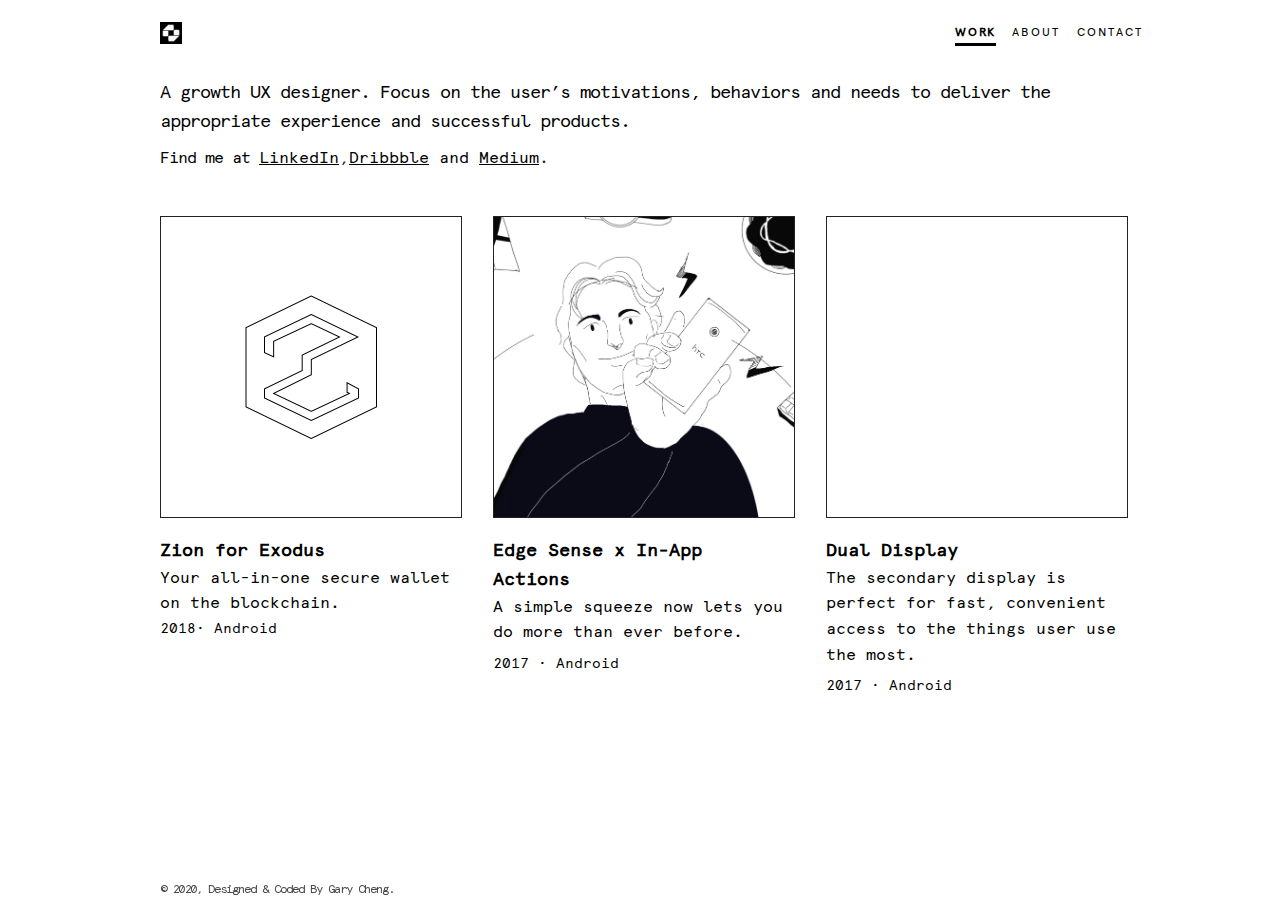
<file: index.html>
<!DOCTYPE html>
<html lang="en">
<head>

  <!-- Basic Page Needs
  –––––––––––––––––––––––––––––––––––––––––––––––––– -->
  <meta charset="utf-8">
  <title> Gary Cheng</title>
  <meta name="description" content="">
  <meta name="author" content="">

  <!-- Mobile Specific Metas
  –––––––––––––––––––––––––––––––––––––––––––––––––– -->
  <meta name="viewport" content="width=device-width, initial-scale=1.0, maximum-scale=1.0, user-scalable=0">

  <!-- FONT
  –––––––––––––––––––––––––––––––––––––––––––––––––– -->
  <link href="//fonts.googleapis.com/css?family=Raleway:400,300,600" rel="stylesheet" type="text/css">
  <link href="https://fonts.googleapis.com/css?family=Roboto:400,500,700" rel="stylesheet">
  <link href="https://fonts.googleapis.com/css?family=Roboto+Mono:400,500" rel="stylesheet">

  <!-- CSS
  –––––––––––––––––––––––––––––––––––––––––––––––––– -->
  <link rel="stylesheet" href="css/normalize.css">
  <link rel="stylesheet" href="css/skeleton.css">
  <!-- Favicon
  –––––––––––––––––––––––––––––––––––––––––––––––––– -->
  <link rel="icon" type="image/png" href="images/favicon_0.png">

  <!-- Scripts
  –––––––––––––––––––––––––––––––––––––––––––––––––– -->
  <!-- Global site tag (gtag.js) - Google Analytics -->
<script async src="https://www.googletagmanager.com/gtag/js?id=UA-128159371-1"></script>
<script>
  window.dataLayer = window.dataLayer || [];
  function gtag(){dataLayer.push(arguments);}
  gtag('js', new Date());

  gtag('config', 'UA-128159371-1');
</script>

</head>
<body>

  <!-- Menu
  –––––––––––––––––––––––––––––––––––––––––––––––––– -->
  
  
  

  <div class="container">
     <div class="row">
    
      <div id="topnav">
      <div class="twelve columns" style="margin-top:0em;margin-bottom:0.7em">

          <div style="float:right;"> <a style="font-size:12px;letter-spacing:2px;padding-bottom: 4px;" class="active navbar-item0" href="/index.html">WORK</a>
            <a style="font-size:12px;letter-spacing:2px;" class="navbar-item1" href="/info.html">ABOUT</a>
            <a style="font-size:12px;letter-spacing:2px;" class="navbar-item2" href="mailto:yra99ary@gmail.com">CONTACT</a>
        
        
            </div>
          <div> <a style="font-size:10px;letter-spacing:-1px;">  
              <img src="images/favicon_0.png" style="margin-right:1.2em" width="22" height="22" class="img-valign" alt="">
              
           </div>
        
          
      </div>
    </div>



  </div> 
  </div>

<div class="container">
     <div class="row">
        <div class="twelve columns" >

            <div class="pnav" style="margin-top:1.5em">
                <a style="font-family:apercumono;font-size:18px;letter-spacing:-1px"> A growth UX designer. Focus on the user’s motivations, behaviors and needs to deliver the appropriate experience and successful products.  </a> 
                </div>
               </div>
        </div>

</div>






<div class="container">
  <div class="row" >
    <div class="nine columns">
    <div class="pnav" style="margin-top:0.6em">
         <a style="font-size:16px;letter-spacing:-1px"> Find me at </a><a style="font-size:16px;" href="https://www.linkedin.com/in/yra99ary" target="_blank">LinkedIn</a>,<a style="font-size:16px;" href="https://dribbble.com/yra99ary" target="_blank">Dribbble</a> <a style="font-size:16px;">and </a> <a style="font-size:16px;" href="https://medium.com/@yra99ary " target="_blank">Medium</a>.
         </div>
    </div>
    <div class="three columns"></div>
  </div>
  </div>

  
  
  <div class="container">
      <div class="row" >
        <div class="four columns">
  
            <div style=" margin-top:3em;">
              <div class="item">
                <a href="/zion-wallet.html" ><img src="/images/zion-logo.png" alt="zion"></a>
              
              </div>
                    <p class="work-sc-font" style="margin-top:1em">Zion for Exodus</p>
            <a class="work-sc-font3">Your all-in-one secure wallet on the blockchain.</a><br>
            <a class="work-sc-font2" style="margin-top:0.5em"> 2018· Android</a>
          
          </div>
        </div>
  
        <div class="four columns">
        <div style=" margin-top:3em;">
              <div class="item">
                <a href="/edge-sense.html" ><img src="/images/edge-logo.png" alt="edge-sense"></a>
               
              </div>
            
            <p class="work-sc-font" style="margin-top:1em">Edge Sense x In-App Actions</p>
            <a class="work-sc-font3"> A simple squeeze now lets you do more than ever before.</a> 
            <p class="work-sc-font2" style="margin-top:0.5em"> 2017 · Android</p>
            
        </div>
        </div>
        <div class="four columns">
            <div style=" margin-top:3em;">
                <div class="item">
                  <a href="/wip.html" ><img src="/images/empty-logo.png" alt="zion"></a>
               
                </div>
            <p class="work-sc-font" style="margin-top:1em">Dual Display</p>
            <a class="work-sc-font3">  The secondary display is perfect for fast, convenient access to the things user use the most.</a> 
            <p class="work-sc-font2" style="margin-top:0.5em"> 2017 · Android</p>
        </div>
        </div>
      </div>
      </div><br><br>

 
      <div class="container">
        <div class="row">
          <footer class="footer">
        <div> 
          <a style="font-family:apercumono;font-size:12px;letter-spacing:-1px;">© 2020, Designed & Coded By Gary Cheng.</a> 
         
          </div>
      
         </footer>
  
        </div>
      </div>
  
   

<!-- Primary Page Layout
  –––––––––––––––––––––––––––––––––––––––––––––––––– -->

 
<!-- End Document
  –––––––––––––––––––––––––––––––––––––––––––––––––– -->
</body>
</html>
</file>
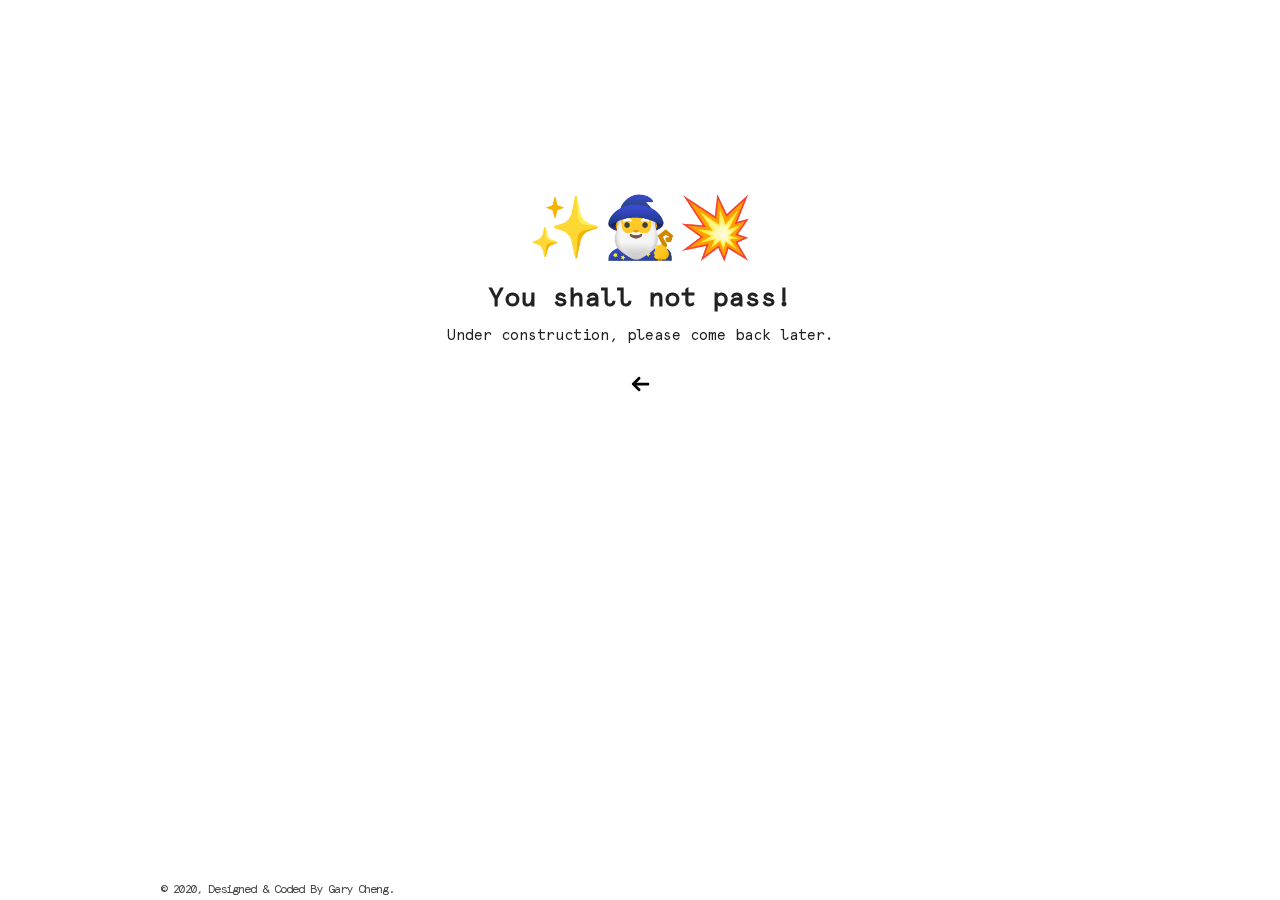
<file: wip.html>
<!DOCTYPE html>
<html lang="en">
<head>

  <!-- Basic Page Needs
  –––––––––––––––––––––––––––––––––––––––––––––––––– -->
  <meta charset="utf-8">
  <title> Gary Cheng</title>
  <meta name="description" content="">
  <meta name="author" content="">

  <!-- Mobile Specific Metas
  –––––––––––––––––––––––––––––––––––––––––––––––––– -->
  <meta name="viewport" content="width=device-width, initial-scale=1.0, maximum-scale=1.0, user-scalable=0">

  <!-- FONT
  –––––––––––––––––––––––––––––––––––––––––––––––––– -->
  <link href="//fonts.googleapis.com/css?family=Raleway:400,300,600" rel="stylesheet" type="text/css">
  <link href="https://fonts.googleapis.com/css?family=Roboto:400,500,700" rel="stylesheet">
  <link href="https://fonts.googleapis.com/css?family=Roboto+Mono:400,500" rel="stylesheet">

  <!-- CSS
  –––––––––––––––––––––––––––––––––––––––––––––––––– -->
  <link rel="stylesheet" href="css/normalize.css">
  <link rel="stylesheet" href="css/skeleton.css">
  <!-- Favicon
  –––––––––––––––––––––––––––––––––––––––––––––––––– -->
  <link rel="icon" type="image/png" href="images/favicon_0.png">

  <!-- Scripts
  –––––––––––––––––––––––––––––––––––––––––––––––––– -->
  <!-- Global site tag (gtag.js) - Google Analytics -->
<script async src="https://www.googletagmanager.com/gtag/js?id=UA-128159371-1"></script>
<script>
  window.dataLayer = window.dataLayer || [];
  function gtag(){dataLayer.push(arguments);}
  gtag('js', new Date());

  gtag('config', 'UA-128159371-1');
</script>

</head>
<body>

      
 
     
    <div class="container">
                <div class="row" style="position: relative">
                   <div class="cent" >

                        <div>
                                <a style="font-weight:bolder;font-size: 60px;"> ✨🧙‍♂️💥</a></br>
                                <label style="font-family:apercumono;font-weight:bolder;font-size: 26px;">You shall not pass!</label>
                                <div style="font-family:apercumono">Under construction, please come back later. </div><br>

                                <a href="/index.html">
                                  <img src="images/back.svg" width="24" height="24" class="img-valign" alt="">
                                  </a>
                  
                         </div>
       
                 </div>

    
                </div>
     </div>
                       

<script type="text/javascript">
    function checkPswd() {
        var confirmPassword = "garyzion";
        var password = document.getElementById("pswd").value;
        if (password == confirmPassword) {
             window.location="zion-wallet.html";
        }
        else{
            alert("Passwords do not match.");
        }
}

</script>

<div class="container">
  <div class="row">
    <footer class="footer">
  <div> 
    <a style="font-family:apercumono;font-size:12px;letter-spacing:-1px;">© 2020, Designed & Coded By Gary Cheng.</a> 
    </div>

   </footer>

  </div>
</div>

</body>
</html>
</file>
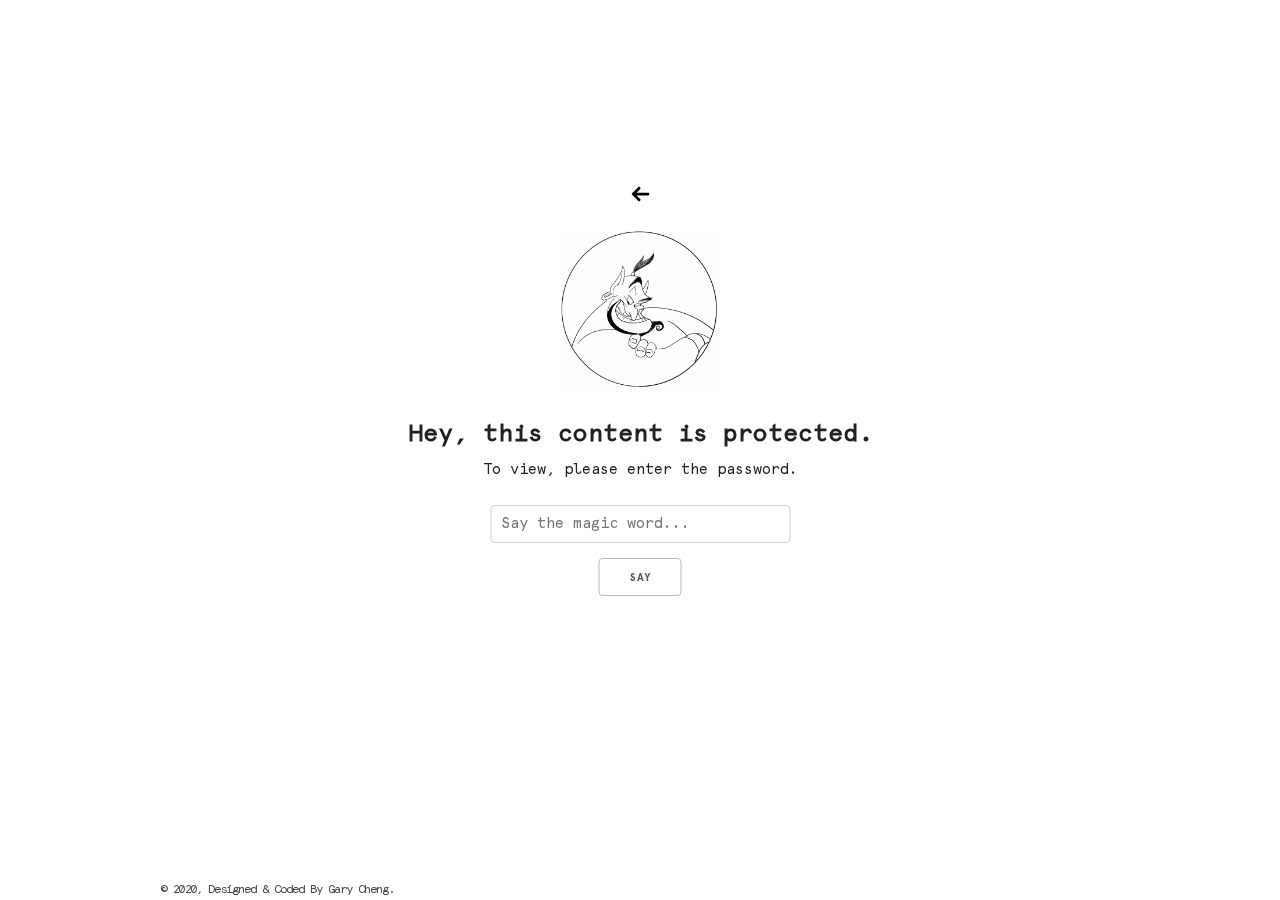
<file: xx.html>
<!DOCTYPE html>
<html lang="en">
<head>

  <!-- Basic Page Needs
  –––––––––––––––––––––––––––––––––––––––––––––––––– -->
  <meta charset="utf-8">
  <title> Gary Cheng</title>
  <meta name="description" content="">
  <meta name="author" content="">

  <!-- Mobile Specific Metas
  –––––––––––––––––––––––––––––––––––––––––––––––––– -->
  <meta name="viewport" content="width=device-width, initial-scale=1.0, maximum-scale=1.0, user-scalable=0">

  <!-- FONT
  –––––––––––––––––––––––––––––––––––––––––––––––––– -->
  <link href="//fonts.googleapis.com/css?family=Raleway:400,300,600" rel="stylesheet" type="text/css">
  <link href="https://fonts.googleapis.com/css?family=Roboto:400,500,700" rel="stylesheet">
  <link href="https://fonts.googleapis.com/css?family=Roboto+Mono:400,500" rel="stylesheet">

  <!-- CSS
  –––––––––––––––––––––––––––––––––––––––––––––––––– -->
  <link rel="stylesheet" href="css/normalize.css">
  <link rel="stylesheet" href="css/skeleton.css">
  <!-- Favicon
  –––––––––––––––––––––––––––––––––––––––––––––––––– -->
  <link rel="icon" type="image/png" href="images/favicon_0.png">

  <!-- Scripts
  –––––––––––––––––––––––––––––––––––––––––––––––––– -->
  <!-- Global site tag (gtag.js) - Google Analytics -->
<script async src="https://www.googletagmanager.com/gtag/js?id=UA-128159371-1"></script>
<script>
  window.dataLayer = window.dataLayer || [];
  function gtag(){dataLayer.push(arguments);}
  gtag('js', new Date());

  gtag('config', 'UA-128159371-1');
</script>

</head>
<body>

      
 
     
    <div class="container">
                <div class="row" style="position: relative">
                   <div class="cent" >

                        <div>    

                          <a href="/index.html">
                            <img src="images/back.svg" width="24" height="24" class="img-valign" alt="">
                            </a><br><br>
                 
                                <img src="images/Password.gif" width="160" height="160" class="img-valign" alt=""><br><br>
                                
                                <label style="font-family:apercumono;font-weight:bolder;font-size: 24px;">Hey, this content is protected. </label>
                                <div style="font-family:apercumono">To view, please enter the password. </div><br>
                                <input type="password"  placeholder="Say the magic word..." type="password" id="pswd" style="font-family:apercumono;width:300px;"><br>
                                <input style="font-family:apercubold;" type="button" value="Say" onclick="checkPswd();" /> <br>


                         </div>
       
                 </div>

    
                </div>
     </div>
                       

<script type="text/javascript">
    function checkPswd() {
        var confirmPassword = "garyzion";
        var password = document.getElementById("pswd").value;
        if (password == confirmPassword) {
             window.location="zion-wallet.html";
        }
        else{
            alert("Passwords do not match.");
        }
}

</script>

<div class="container">
  <div class="row">
    <footer class="footer">
  <div> 
    <a style="font-family:apercumono;font-size:12px;letter-spacing:-1px;">© 2020, Designed & Coded By Gary Cheng.</a> 
    </div>

   </footer>

  </div>
</div>

</body>
</html>
</file>
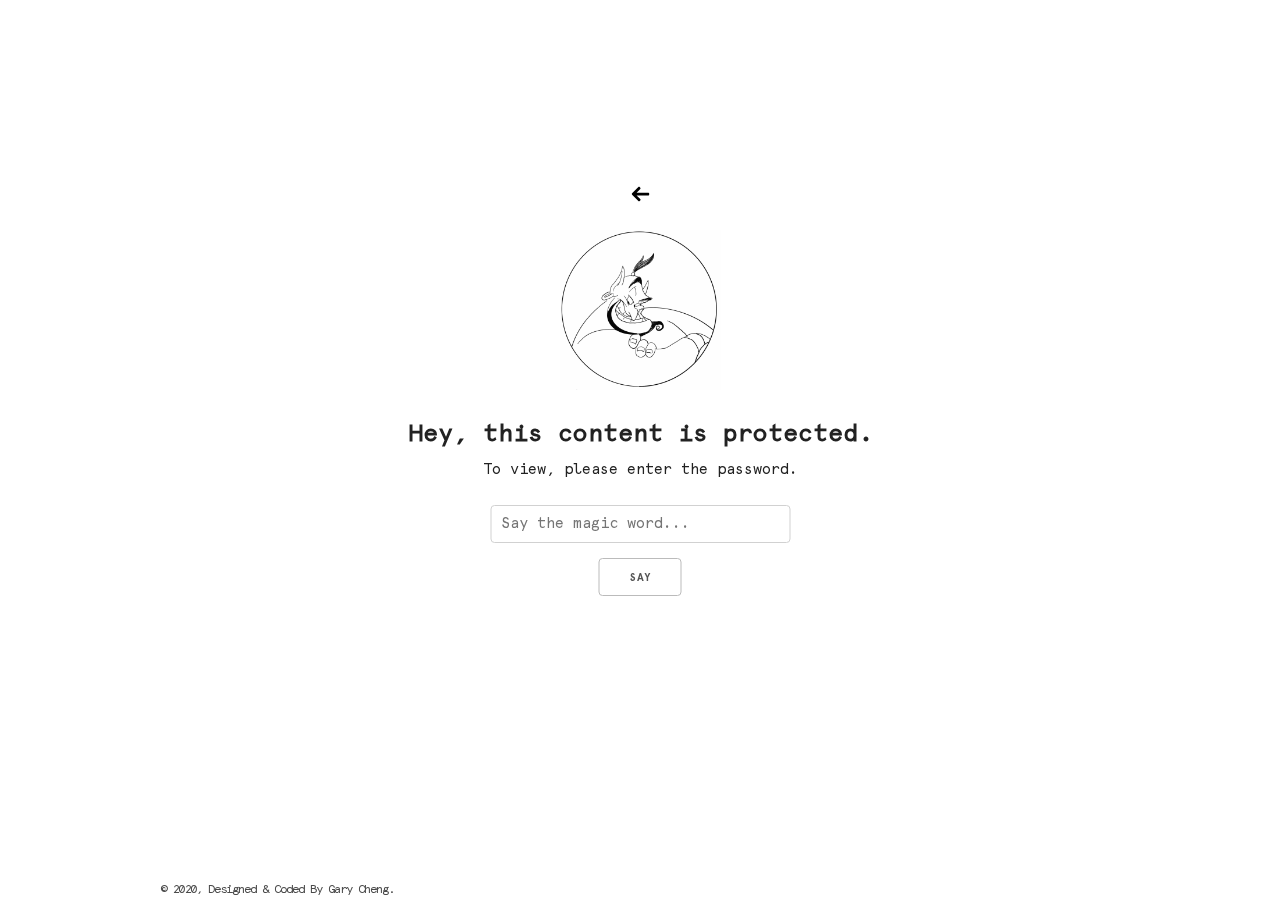
<file: xxx.html>
<!DOCTYPE html>
<html lang="en">
<head>

  <!-- Basic Page Needs
  –––––––––––––––––––––––––––––––––––––––––––––––––– -->
  <meta charset="utf-8">
  <title> Gary Cheng</title>
  <meta name="description" content="">
  <meta name="author" content="">

  <!-- Mobile Specific Metas
  –––––––––––––––––––––––––––––––––––––––––––––––––– -->
  <meta name="viewport" content="width=device-width, initial-scale=1.0, maximum-scale=1.0, user-scalable=0">

  <!-- FONT
  –––––––––––––––––––––––––––––––––––––––––––––––––– -->
  <link href="//fonts.googleapis.com/css?family=Raleway:400,300,600" rel="stylesheet" type="text/css">
  <link href="https://fonts.googleapis.com/css?family=Roboto:400,500,700" rel="stylesheet">
  <link href="https://fonts.googleapis.com/css?family=Roboto+Mono:400,500" rel="stylesheet">

  <!-- CSS
  –––––––––––––––––––––––––––––––––––––––––––––––––– -->
  <link rel="stylesheet" href="css/normalize.css">
  <link rel="stylesheet" href="css/skeleton.css">
  <!-- Favicon
  –––––––––––––––––––––––––––––––––––––––––––––––––– -->
  <link rel="icon" type="image/png" href="images/favicon_0.png">

  <!-- Scripts
  –––––––––––––––––––––––––––––––––––––––––––––––––– -->
  <!-- Global site tag (gtag.js) - Google Analytics -->
<script async src="https://www.googletagmanager.com/gtag/js?id=UA-128159371-1"></script>
<script>
  window.dataLayer = window.dataLayer || [];
  function gtag(){dataLayer.push(arguments);}
  gtag('js', new Date());

  gtag('config', 'UA-128159371-1');
</script>

</head>
<body>

      
 
     
    <div class="container">
                <div class="row" style="position: relative">
                   <div class="cent" >

                        <div>    

                          <a href="/index.html">
                            <img src="images/back.svg" width="24" height="24" class="img-valign" alt="">
                            </a><br><br>
                 
                                <img src="images/Password.gif" width="160" height="160" class="img-valign" alt=""><br><br>
                                
                                <label style="font-family:apercumono;font-weight:bolder;font-size: 24px;">Hey, this content is protected. </label>
                                <div style="font-family:apercumono">To view, please enter the password. </div><br>
                                <input type="password"  placeholder="Say the magic word..." type="password" id="pswd" style="font-family:apercumono;width:300px;"><br>
                                <input style="font-family:apercubold;" type="button" value="Say" onclick="checkPswd();" /> <br>


                         </div>
       
                 </div>

    
                </div>
     </div>
                       

<script type="text/javascript">
    function checkPswd() {
        var confirmPassword = "garyedge";
        var password = document.getElementById("pswd").value;
        if (password == confirmPassword) {
             window.location="edge-sense.html";
        }
        else{
            alert("Passwords do not match.");
        }
}

</script>

<div class="container">
  <div class="row">
    <footer class="footer">
  <div> 
    <a style="font-family:apercumono;font-size:12px;letter-spacing:-1px;">© 2020, Designed & Coded By Gary Cheng.</a> 
    </div>

   </footer>

  </div>
</div>

</body>
</html>
</file>
<file: css/skeleton.css>
/*
* Skeleton V2.0.4
* Copyright 2014, Dave Gamache
* www.getskeleton.com
* Free to use under the MIT license.
* http://www.opensource.org/licenses/mit-license.php
* 12/29/2014
*/


/* Table of contents
––––––––––––––––––––––––––––––––––––––––––––––––––
- Grid
- Base Styles
- Typography
- Links
- Buttons
- Forms
- Lists
- Code
- Tables
- Spacing
- Utilities
- Clearing
- Media Queries
*/


/* Grid
–––––––––––––––––––––––––––––––––––––––––––––––––– */
.container {
  position: relative;
  width: 100%;
  max-width: 960px;
  margin: 0 auto;
  padding: 0 20px;
  box-sizing: border-box; }
.column,
.columns {
  width: 100%;
  float: left;
  box-sizing: border-box; }

/* For devices larger than 400px */
@media (min-width: 400px) {
  .container {
    width: 85%;
    padding: 0; }
}



/* For devices larger than 550px */
@media (min-width: 550px) {
  .container {
    width: 80%; }
  .column,
  .columns {
    margin-left: 4%; }
  .column:first-child,
  .columns:first-child {
    margin-left: 0; }

  .one.column,
  .one.columns                    { width: 4.66666666667%; }
  .two.columns                    { width: 13.3333333333%; }
  .three.columns                  { width: 22%;            }
  .four.columns                   { width: 30.6666666667%; }
  .five.columns                   { width: 39.3333333333%; }
  .six.columns                    { width: 48%;            }
  .seven.columns                  { width: 56.6666666667%; }
  .eight.columns                  { width: 65.3333333333%; }
  .nine.columns                   { width: 74.0%;          }
  .ten.columns                    { width: 82.6666666667%; }
  .eleven.columns                 { width: 91.3333333333%; }
  .twelve.columns                 { width: 100%; margin-left: 0; }

  .one-third.column               { width: 30.6666666667%; }
  .two-thirds.column              { width: 65.3333333333%; }

  .one-half.column                { width: 48%; }

  /* Offsets */
  .offset-by-one.column,
  .offset-by-one.columns          { margin-left: 8.66666666667%; }
  .offset-by-two.column,
  .offset-by-two.columns          { margin-left: 17.3333333333%; }
  .offset-by-three.column,
  .offset-by-three.columns        { margin-left: 26%;            }
  .offset-by-four.column,
  .offset-by-four.columns         { margin-left: 34.6666666667%; }
  .offset-by-five.column,
  .offset-by-five.columns         { margin-left: 43.3333333333%; }
  .offset-by-six.column,
  .offset-by-six.columns          { margin-left: 52%;            }
  .offset-by-seven.column,
  .offset-by-seven.columns        { margin-left: 60.6666666667%; }
  .offset-by-eight.column,
  .offset-by-eight.columns        { margin-left: 69.3333333333%; }
  .offset-by-nine.column,
  .offset-by-nine.columns         { margin-left: 78.0%;          }
  .offset-by-ten.column,
  .offset-by-ten.columns          { margin-left: 86.6666666667%; }
  .offset-by-eleven.column,
  .offset-by-eleven.columns       { margin-left: 95.3333333333%; }

  .offset-by-one-third.column,
  .offset-by-one-third.columns    { margin-left: 34.6666666667%; }
  .offset-by-two-thirds.column,
  .offset-by-two-thirds.columns   { margin-left: 69.3333333333%; }

  .offset-by-one-half.column,
  .offset-by-one-half.columns     { margin-left: 52%; }

}


/* Base Styles
–––––––––––––––––––––––––––––––––––––––––––––––––– */
/* NOTE
html is set to 62.5% so that all the REM measurements throughout Skeleton
are based on 10px sizing. So basically 1.5rem = 15px :) */
html {
  font-size: 62.5%; 
  overflow-y: scroll;}
body {
  font-size: 1.5em; /* currently ems cause chrome bug misinterpreting rems on body element */
  line-height: 1.6;
  font-weight: 400;
  font-family: 'Apercu Mono', Consolas;
  color: #222; }



/* Typography
–––––––––––––––––––––––––––––––––––––––––––––––––– */
h1, h2, h3, h4, h5, h6 {
  margin-top: 0;
  margin-bottom: 2rem;
  font-weight: 300; }
h1 { font-size: 4.0rem; line-height: 1.2;  letter-spacing: -.1rem;}
h2 { font-size: 3.6rem; line-height: 1.25; letter-spacing: -.1rem; }
h3 { font-size: 3.0rem; line-height: 1.3;  letter-spacing: -.1rem; }
h4 { font-size: 2.4rem; line-height: 1.35; letter-spacing: -.08rem; }
h5 { font-size: 1.8rem; line-height: 1.5;  letter-spacing: -.05rem; }
h6 { font-size: 1.5rem; line-height: 1.6;  letter-spacing: 0; }

/* Larger than phablet */
@media (min-width: 550px) {
  h1 { font-size: 5.0rem; }
  h2 { font-size: 4.2rem; }
  h3 { font-size: 3.6rem; }
  h4 { font-size: 3.0rem; }
  h5 { font-size: 2.4rem; }
  h6 { font-size: 1.5rem; }
}

p {
  margin-top: 0; }

  p1 {
    height: 0px; }


/* Links
–––––––––––––––––––––––––––––––––––––––––––––––––– */
a {
 
  color: #4A4A4A; }
a:hover {
  color: #4A4A4A; }


/* Buttons
–––––––––––––––––––––––––––––––––––––––––––––––––– */
.button,
button,
input[type="submit"],
input[type="reset"],
input[type="button"] {
  display: inline-block;
  height: 38px;
  padding: 0 30px;
  color: #555;
  text-align: center;
  font-size: 11px;
  font-weight: 600;
  line-height: 38px;
  letter-spacing: .1rem;
  text-transform: uppercase;
  text-decoration: none;
  white-space: nowrap;
  background-color: transparent;
  border-radius: 4px;
  border: 1px solid #bbb;
  cursor: pointer;
  box-sizing: border-box; }
.button:hover,
button:hover,
input[type="submit"]:hover,
input[type="reset"]:hover,
input[type="button"]:hover,
.button:focus,
button:focus,
input[type="submit"]:focus,
input[type="reset"]:focus,
input[type="button"]:focus {
  color: #333;
  border-color: #888;
  outline: 0; }
.button.button-primary,
button.button-primary,
input[type="submit"].button-primary,
input[type="reset"].button-primary,
input[type="button"].button-primary {
  color: #FFF;
  background-color: #33C3F0;
  border-color: #33C3F0; }
.button.button-primary:hover,
button.button-primary:hover,
input[type="submit"].button-primary:hover,
input[type="reset"].button-primary:hover,
input[type="button"].button-primary:hover,
.button.button-primary:focus,
button.button-primary:focus,
input[type="submit"].button-primary:focus,
input[type="reset"].button-primary:focus,
input[type="button"].button-primary:focus {
  color: #FFF;
  background-color: #1EAEDB;
  border-color: #1EAEDB; }


/* Forms
–––––––––––––––––––––––––––––––––––––––––––––––––– */
input[type="email"],
input[type="number"],
input[type="search"],
input[type="text"],
input[type="tel"],
input[type="url"],
input[type="password"],
textarea,
select {
  height: 38px;
  padding: 6px 10px; /* The 6px vertically centers text on FF, ignored by Webkit */
  background-color: #fff;
  border: 1px solid #D1D1D1;
  border-radius: 4px;
  box-shadow: none;
  box-sizing: border-box; }
/* Removes awkward default styles on some inputs for iOS */
input[type="email"],
input[type="number"],
input[type="search"],
input[type="text"],
input[type="tel"],
input[type="url"],
input[type="password"],
textarea {
  -webkit-appearance: none;
     -moz-appearance: none;
          appearance: none; }
textarea {
  min-height: 65px;
  padding-top: 6px;
  padding-bottom: 6px; }
input[type="email"]:focus,
input[type="number"]:focus,
input[type="search"]:focus,
input[type="text"]:focus,
input[type="tel"]:focus,
input[type="url"]:focus,
input[type="password"]:focus,
textarea:focus,
select:focus {
  border: 1px solid #555;
  outline: 0; }
label,
legend {
  display: block;
  margin-bottom: .5rem;
  font-weight: 600; }
fieldset {
  padding: 0;
  border-width: 0; }
input[type="checkbox"],
input[type="radio"] {
  display: inline; }
label > .label-body {
  display: inline-block;
  margin-left: .5rem;
  font-weight: normal; }


/* Lists
–––––––––––––––––––––––––––––––––––––––––––––––––– */
ul {
  list-style: circle inside; }
ol {
  list-style: decimal inside; }
ol, ul {
  padding-left: 0;
  margin-top: 0; }
ul ul,
ul ol,
ol ol,
ol ul {
  margin: 1.5rem 0 1.5rem 3rem;
  font-size: 90%; }
li {
  margin-bottom: 1rem; }


/* Code
–––––––––––––––––––––––––––––––––––––––––––––––––– */
code {
  padding: .2rem .5rem;
  margin: 0 .2rem;
  font-size: 90%;
  white-space: nowrap;
  background: #F1F1F1;
  border: 1px solid #E1E1E1;
  border-radius: 4px; }
pre > code {
  display: block;
  padding: 1rem 1.5rem;
  white-space: pre; }


/* Tables
–––––––––––––––––––––––––––––––––––––––––––––––––– */
th,
td {
  padding: 12px 15px;
  text-align: left;
  border-bottom: 1px solid #E1E1E1; }
th:first-child,
td:first-child {
  padding-left: 0; }
th:last-child,
td:last-child {
  padding-right: 0; }


/* Spacing
–––––––––––––––––––––––––––––––––––––––––––––––––– */
button,
.button {
  margin-bottom: 1rem; }
input,
textarea,
select,
fieldset {
  margin-bottom: 1.5rem; }
pre,
blockquote,
dl,
figure,
table,
p,
ul,
ol,
form {
  margin-bottom: 2.5rem; }


/* Utilities
–––––––––––––––––––––––––––––––––––––––––––––––––– */
.u-full-width {
  width: 100%;
  box-sizing: border-box; }
.u-max-full-width {
  max-width: 100%;
  box-sizing: border-box; }
.u-pull-right {
  float: right; }
.u-pull-left {
  float: left; }

  .u-half-width {
    width: 50%;
    box-sizing: border-box; }


/* Misc
–––––––––––––––––––––––––––––––––––––––––––––––––– */
hr {
  margin-top: 3rem;
  margin-bottom: 3.5rem;
  border-width: 0;
  border-top: 1px solid #E1E1E1; }


/* Clearing
–––––––––––––––––––––––––––––––––––––––––––––––––– */

/* Self Clearing Goodness */
.container:after,
.row:after,
.u-cf {
  content: "";
  display: table;
  clear: both; }


/* Media Queries
–––––––––––––––––––––––––––––––––––––––––––––––––– */
/*
Note: The best way to structure the use of media queries is to create the queries
near the relevant code. For example, if you wanted to change the styles for buttons
on small devices, paste the mobile query code up in the buttons section and style it
there.
*/


/* Larger than mobile */
@media (min-width: 400px) {}

/* Larger than phablet (also point when grid becomes active) */
@media (min-width: 550px) {}

/* Larger than tablet */
@media (min-width: 750px) {}

/* Larger than desktop */
@media (min-width: 1000px) {}

/* Larger than Desktop HD */
@media (min-width: 1200px) {}


@font-face {
  font-family: 'apercumono';
  src: url('../fonts/ApercuPro-Mono.woff') format("woff");
  src: url('../fonts/ApercuPro-Mono.woff') format("woff2");
 
}


@font-face {
  font-family: 'apercureg';
  src: url('../fonts/ApercuPro.woff') format("woff");
  src: url('../fonts/ApercuPro.woff2') format("woff2");
  
}

@font-face {
  font-family: 'apercubold';
  src: url('../fonts/ApercuPro-Bold.woff') format("woff");
  src: url('../fonts/ApercuPro-Bold.woff2') format("woff2");
 
 
}



/* Navigation
–––––––––––––––––––––––––––––––––––––––––––––––––– */

/* Add a black background color to the top navigation */
#topnav {
  background-color: #ffffff;
  font-family: 'apercureg';
  font-size: 14px;
  margin-top:20px;
  margin-bottom:20px;
}




/* Style the links inside the navigation bar */
#topnav a {
  color: #000000;
  /*display: block;*/
  text-decoration: none;
 

}

/* Change the color of links on hover */
#topnav a:hover {
  background-color:#ffffff;
  color: #4A4A4A;
}

/* Add a color to the active/current link */
#topnav a.active {
  background-color: #ffffff;
  font-weight:bolder;
  color: #000000;
  border-bottom: 3px solid black;
}

.pnav {
  background-color: #ffffff;
  font-family: 'apercumono';
  font-size: 16px;

}

/* Style the links inside the navigation bar */
.pnav a {
  
  color: #000000;

}

/* Change the color of links on hover */
.pnav a:hover {
  background-color:#ffffff;
  color: #4A4A4A;
}

/* Add a color to the active/current link */
.pnav a.active {
  background-color: #ffffff;
  font-weight:bolder;
  color: #000000;
  
}


.navbar-item0{
  position: relative;

}

.navbar-item1{
  position: relative;
  left:1em;
}

.navbar-item2{
  position: relative;
  left:2em;
}

.img-valign {
  vertical-align: middle;

  
}

.img-valign2 {
  vertical-align: middle;
    margin-bottom: 0.1em;
   
}

.img-valign3 {
  vertical-align: middle;
    margin-bottom: 8px;
   
}




.work-pre{
  margin-top:2em;
  
}

.work-pre a:hover {
  background-color:#ffffff;
  color: #4A4A4A;
}



.work-sc-bg {
  border-radius: 6px;
  display: block;
  position: relative;
  overflow: hidden;
  height: 300px;
  width: 300px;
  box-shadow: 0 3px 3px -2px rgba(0,0,0,.1), 0 3px 4px 0 rgba(0,0,0,.14), 0 1px 1px 0 rgba(0,0,0,.02);
  transition: box-shadow .25s ease-in;
   -moz-transition: box-shadow .25s ease-in;
   -webkit-transition: box-shadow .25s ease-in;
  }

  .work-pre:hover .work-sc-bg{
    box-shadow: 0 6px 6px -2px rgba(0,0,0,.3), 0 6px 8px 0 rgba(0,0,0,.14), 0 2px 16px 0 rgba(0,0,0,.22);
    }

  .work-sc {
    width: 100%;
    height: 100%; 
  }

  

  .work-sc-font{
    margin-top:10px;
    color: black;
    font-size: 18px;
    font-weight:bolder;
    text-decoration: none;
    font-family: 'apercumono', Consolas;
    margin-bottom: 0rem;
    margin-bottom: 0rem;
  }

  .work-sc-font2{
    color: #000;
    font-size: 14px;
    font-weight:300;
    text-decoration: none;
    font-family: 'apercumono', Consolas;
  }

  .work-sc-font3{
    color: black;
    font-size: 16px;
    font-weight:300;
    text-decoration: none;
    font-family: 'apercumono', Consolas;
  }

  .responsive {
    width: 92%;
    max-width: 500px;
   
  
    -webkit-user-select: none;
    -khtml-user-select: none;
    -moz-user-select: none;
    -o-user-select: none;
    user-select: none;
}

.responsive-b {
  width: 90%;
  max-width: 1000px;
  margin-top:0.3em;
  margin-left:2.7em; 
  -webkit-user-select: none;
  -khtml-user-select: none;
  -moz-user-select: none;
  -o-user-select: none;
  user-select: none;
}

.responsive-c {
  width: 100%;
  max-width: 1000px;
  margin-top:0.3em;
  -webkit-user-select: none;
  -khtml-user-select: none;
  -moz-user-select: none;
  -o-user-select: none;
  user-select: none;
}


.responsive-d {
  width: 100%;
  max-width: 1000px;
  margin-top:0.3em;
  margin-left:2.7em; 
  -webkit-user-select: none;
  -khtml-user-select: none;
  -moz-user-select: none;
  -o-user-select: none;
  user-select: none;
}


.imgl{
  float: left;
  margin-right:1rem;
}




.pnavt {
  background-color: #ffffff;
  font-family: 'Consolas', monospace;
  font-size: 14px;
  background-image: url(/images/yb.png);
  background-size:auto 120%;
  background-repeat: no-repeat;
  background-color: #ffffff;

}

/* Style the links inside the navigation bar */
.pnavt a {
  color: #000000;

}

/* Change the color of links on hover */
.pnavt a:hover {
  background-color:#ffffff;
  color: #4A4A4A;
}

/* Add a color to the active/current link */
.pnavt a.active {
  background-color: #ffffff;
  font-weight:bolder;
  color: #000000;
  
}



.checked {
  color: orange;
}


.foo {
  float: left;
  width: 40px;
  height: 5px;
  margin: 5px;
  border: 1px solid  solid rgba(0, 0, 0, .2);
}

.red {
  background: #2BCA6F;
}

.blue {
  background: #EFA66C;
}

.checkon {
  color: #2BCA6F;
}

.checkoff {
  color: #BFBFBF;
}


.list-item {
  border: 1px solid #EBEBEB;
  
  display: block;
  overflow: hidden;
  padding-top: 8px;
  padding-bottom: 8px;
  border-radius: 36px;


}

.list-item-img {
 
  float: left;
  width:48px;
  height:48px;
  border: 1px solid #2BCA6F;
  border-radius: 48px;
  background-color:#2BCA6F;

  margin-left:8px;
  margin-top:6px;
 

  
  
}

.list-item-img img {
  display: block;  
  margin:12px;
  width:24px;
  height:24px;   
}

.text {
font-size:12px;
border: 1px solid #CBCBCB;
display: inline-block;
margin-left: 10px; 
padding:4px;
border-radius: 16px;


}

.text-in{
  
  
  margin-right: 6px;
}


.text-in{
  
  margin-left: 12px;
  margin-right: 6px;
}

.icon-background2 {
  color: #2BCA6F;
}


.box {
  display:flex;
  align-items:center;
}

.list-item2 {
  border: 1px solid #EBEBEB;
  
  display: block;
  overflow: hidden;
  
  padding-bottom: 8px;
  border-radius: 6px;

}



.componentWrapper {
  border:1px solid #CBCBCB;
  border-radius: 40px;
  padding: 8px 4px 4px;
  width: 94%;
  margin-left: 8px;
  margin-right: 8px;
}

.componentWrapper .header {
  position:absolute;
  margin-top:-15px;
  margin-left:10px;
  color:#CBCBCB;
  font-size:10px;

  background:white;
  border-radius:1px;
  padding:0px 2px;

  
}

.svg-color{

  fill:#2BCA6F;
}

.item {
  position: relative;
  border-style:solid;
  border-width:1px;
  
  overflow: hidden;
  width: 300px;
  height: 300px;


}
.item img {
  max-width: 100%;
  -moz-transition: all 0.3s;
  -webkit-transition: all 0.3s;
  transition: all 0.3s;



}
.item:hover img {
  -moz-transform: scale(1.1);
  -webkit-transform: scale(1.1);
  transform: scale(1.1);

}

.footer {
  position: fixed;
  bottom: 0;

  
}

.cent{
  text-align:center;
  position: fixed;
  left: 50%;
  top:20%;
  transform: translateX(-50%);


}
</file>
